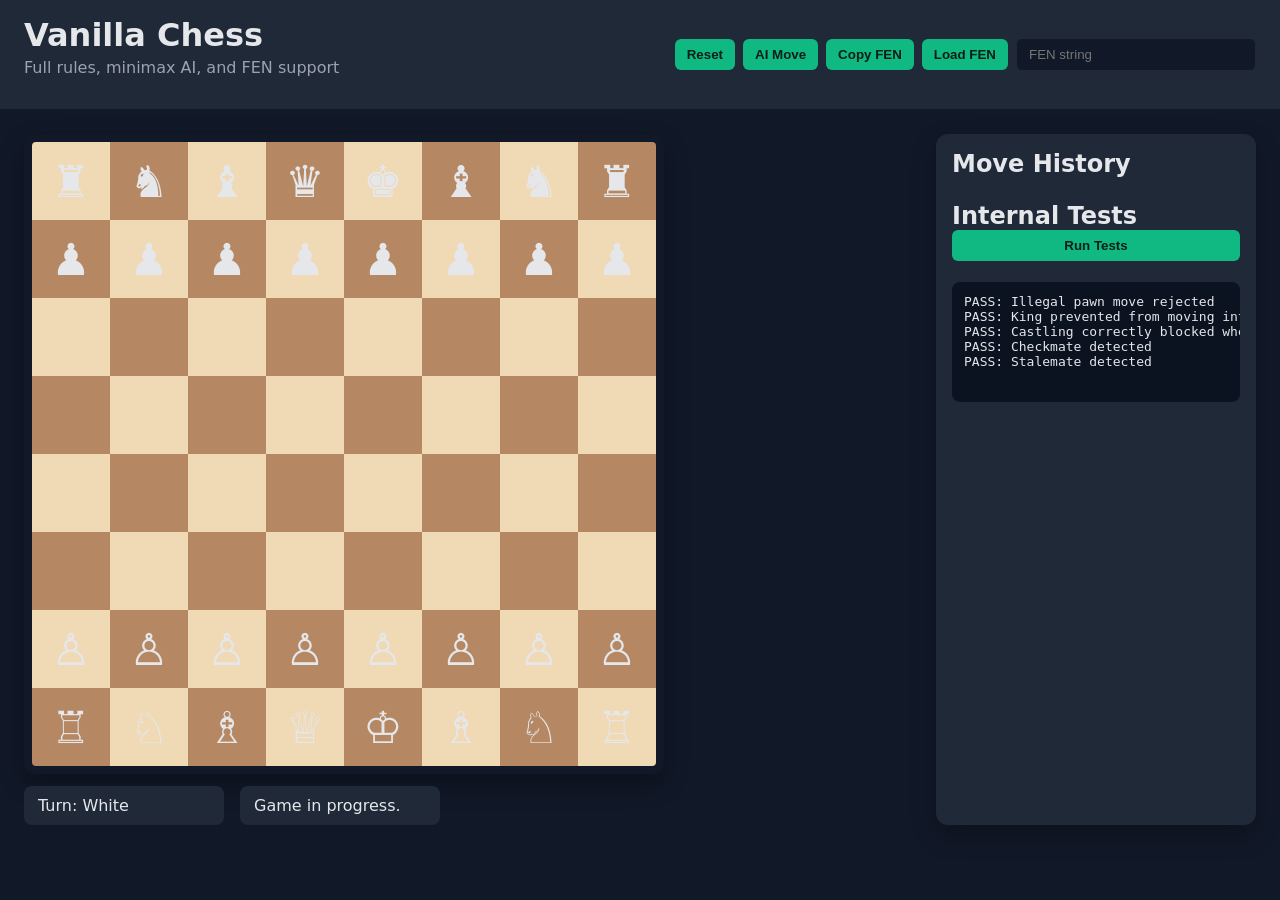
<file: index.html>
<!DOCTYPE html>
<html lang="en">
<head>
    <meta charset="UTF-8">
    <meta name="viewport" content="width=device-width, initial-scale=1.0">
    <title>Vanilla Chess</title>
    <link rel="stylesheet" href="style.css">
</head>
<body>
    <header class="top-bar">
        <div>
            <h1>Vanilla Chess</h1>
            <p class="subtitle">Full rules, minimax AI, and FEN support</p>
        </div>
        <div class="controls">
            <button id="reset-btn" type="button">Reset</button>
            <button id="ai-move-btn" type="button">AI Move</button>
            <button id="save-fen-btn" type="button">Copy FEN</button>
            <button id="load-fen-btn" type="button">Load FEN</button>
            <input id="fen-input" type="text" placeholder="FEN string" aria-label="FEN input">
        </div>
    </header>
    <main class="layout">
        <section class="board-panel">
            <div id="board" class="board" role="grid" aria-label="Chess board"></div>
            <div class="info">
                <div id="turn-indicator" class="info-line"></div>
                <div id="status-indicator" class="info-line"></div>
            </div>
        </section>
        <section class="sidebar">
            <h2>Move History</h2>
            <ol id="move-history" class="history" aria-live="polite"></ol>
            <h2>Internal Tests</h2>
            <div class="tests">
                <button id="run-tests-btn" type="button">Run Tests</button>
                <pre id="test-output" class="test-output" aria-live="polite"></pre>
            </div>
        </section>
    </main>
    <script src="script.js"></script>
</body>
</html>
</file>
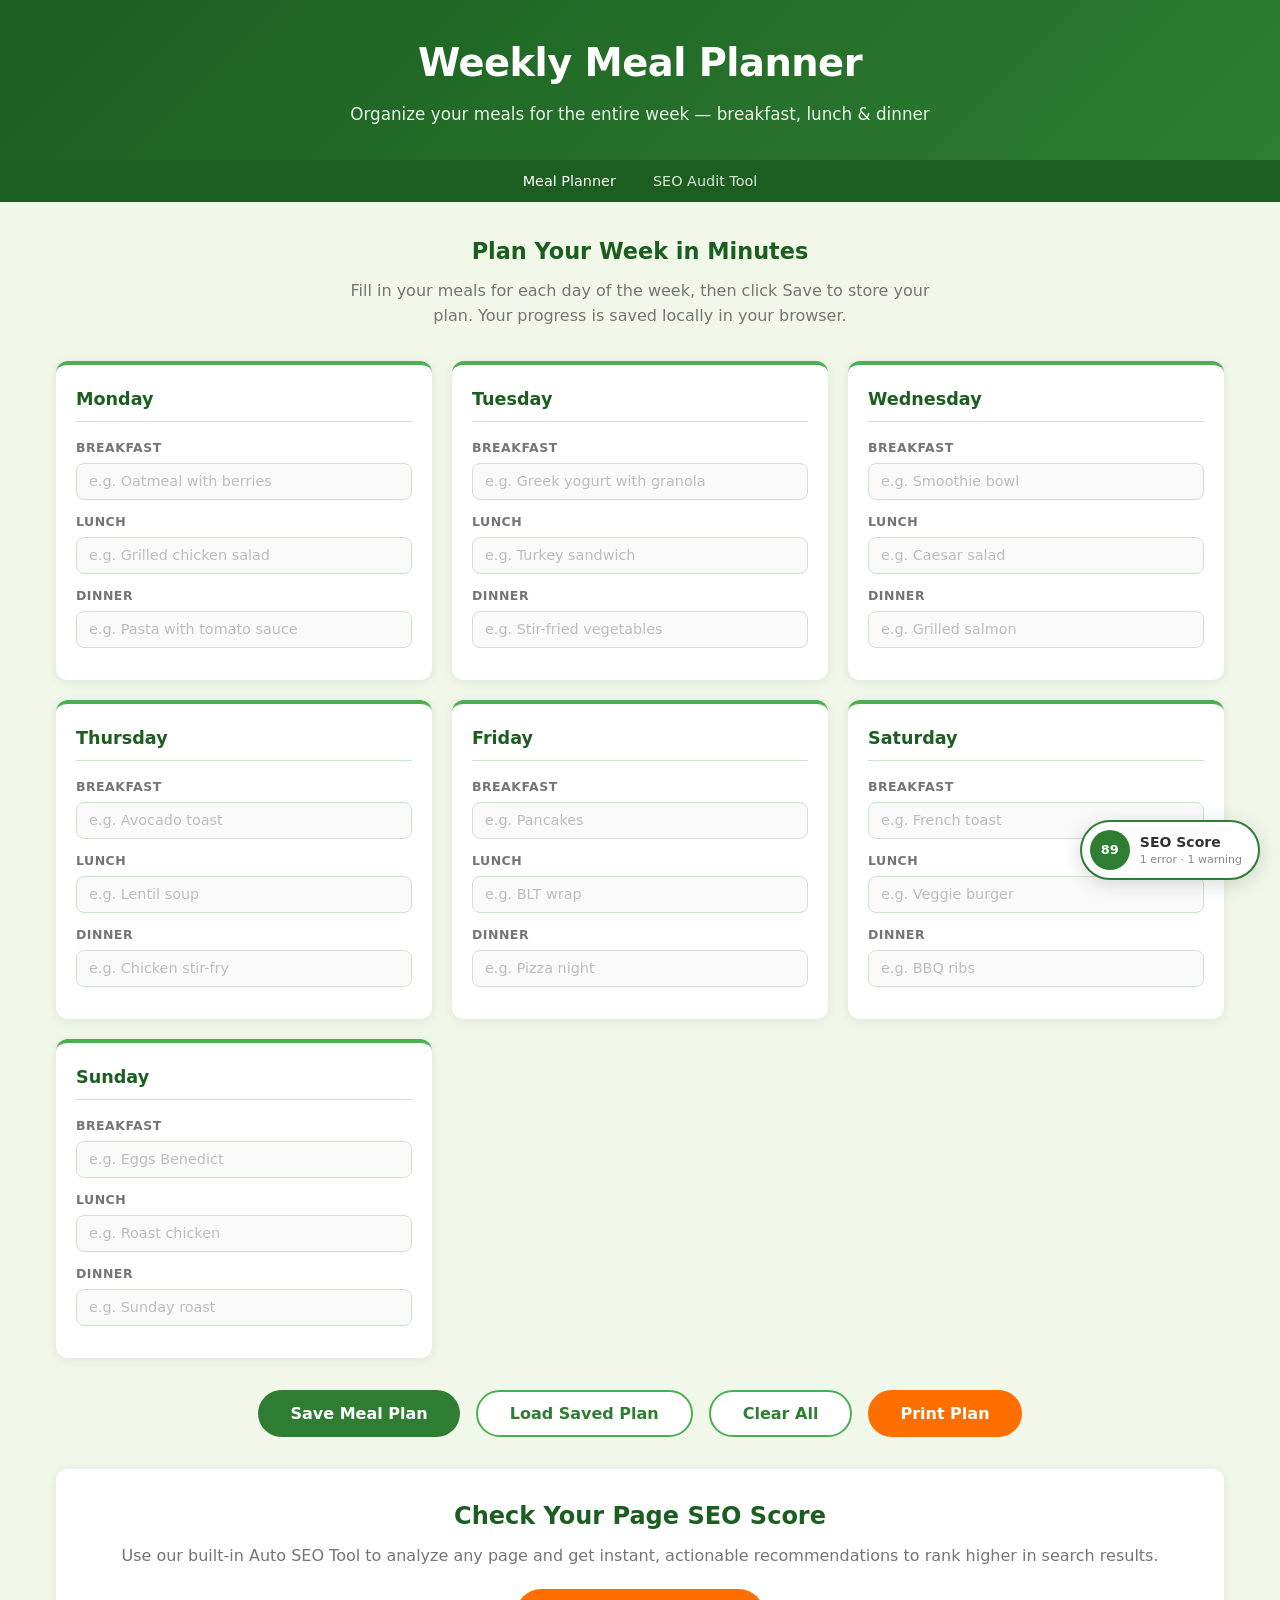
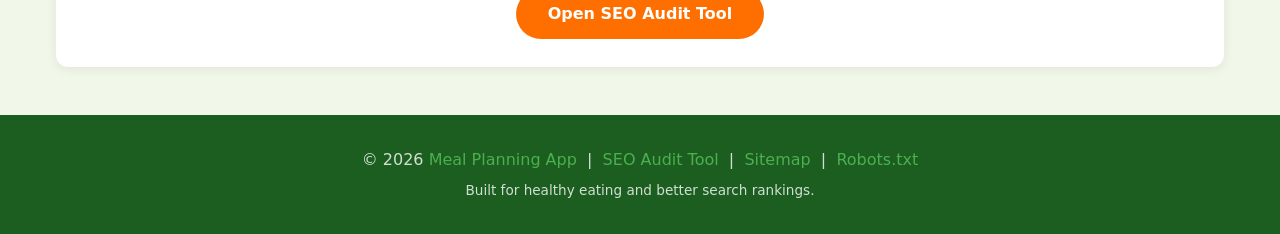
<file: Index.html>
<!DOCTYPE html>
<html lang="en">
<head>
    <meta charset="UTF-8">
    <meta name="viewport" content="width=device-width, initial-scale=1.0">
    <title>Weekly Meal Planner – Plan Breakfast, Lunch &amp; Dinner for Every Day</title>
    <meta name="description" content="Free weekly meal planner: organize breakfast, lunch, and dinner for every day of the week. Save your plan and eat healthier with simple meal planning.">
    <meta name="keywords" content="meal planner, weekly meal plan, meal planning, breakfast planner, lunch planner, dinner planner, healthy eating, meal organizer">
    <meta name="author" content="Meal Planning App">
    <meta name="robots" content="index, follow, max-snippet:-1, max-image-preview:large">
    <link rel="canonical" href="https://karobigg.github.io/meal-planning-app/">

    <!-- Open Graph / Facebook -->
    <meta property="og:type" content="website">
    <meta property="og:site_name" content="Meal Planning App">
    <meta property="og:url" content="https://karobigg.github.io/meal-planning-app/">
    <meta property="og:title" content="Weekly Meal Planner – Plan Your Meals for the Whole Week">
    <meta property="og:description" content="Free weekly meal planner: organize breakfast, lunch, and dinner for every day of the week. Save your plan and eat healthier.">
    <meta property="og:image" content="https://karobigg.github.io/meal-planning-app/og-image.png">
    <meta property="og:image:width" content="1200">
    <meta property="og:image:height" content="630">
    <meta property="og:image:alt" content="Weekly Meal Planner App Screenshot">
    <meta property="og:locale" content="en_US">

    <!-- Twitter Card -->
    <meta name="twitter:card" content="summary_large_image">
    <meta name="twitter:title" content="Weekly Meal Planner – Organize Your Week of Meals">
    <meta name="twitter:description" content="Free weekly meal planner: organize breakfast, lunch, and dinner. Save your plan instantly.">
    <meta name="twitter:image" content="https://karobigg.github.io/meal-planning-app/og-image.png">
    <meta name="twitter:image:alt" content="Weekly Meal Planner App">

    <!-- JSON-LD Structured Data -->
    <script type="application/ld+json">
    {
        "@context": "https://schema.org",
        "@type": "WebApplication",
        "name": "Weekly Meal Planner",
        "description": "Free weekly meal planning tool to organize breakfast, lunch, and dinner for every day of the week.",
        "url": "https://karobigg.github.io/meal-planning-app/",
        "applicationCategory": "HealthApplication",
        "applicationSubCategory": "NutritionApplication",
        "operatingSystem": "Any",
        "browserRequirements": "Requires JavaScript",
        "offers": {
            "@type": "Offer",
            "price": "0",
            "priceCurrency": "USD"
        },
        "featureList": [
            "Plan meals for 7 days",
            "Organize breakfast, lunch, and dinner",
            "Save meal plans locally",
            "Clear and reset plans"
        ],
        "creator": {
            "@type": "Organization",
            "name": "Meal Planning App",
            "url": "https://karobigg.github.io/meal-planning-app/"
        }
    }
    </script>

    <!-- Auto SEO Tool -->
    <script src="seo/seo.js" defer></script>

    <style>
        *, *::before, *::after { box-sizing: border-box; margin: 0; padding: 0; }

        :root {
            --primary: #2e7d32;
            --primary-light: #4caf50;
            --primary-dark: #1b5e20;
            --accent: #ff6f00;
            --bg: #f1f8e9;
            --surface: #ffffff;
            --text: #212121;
            --text-muted: #757575;
            --border: #c8e6c9;
            --radius: 12px;
            --shadow: 0 2px 12px rgba(0,0,0,0.08);
        }

        body {
            font-family: 'Segoe UI', system-ui, -apple-system, sans-serif;
            background: var(--bg);
            color: var(--text);
            line-height: 1.6;
            min-height: 100vh;
        }

        header {
            background: linear-gradient(135deg, var(--primary-dark), var(--primary));
            color: white;
            padding: 2rem 1rem;
            text-align: center;
        }

        header h1 {
            font-size: clamp(1.5rem, 4vw, 2.4rem);
            font-weight: 700;
            letter-spacing: -0.5px;
        }

        header p {
            margin-top: 0.5rem;
            opacity: 0.9;
            font-size: 1.05rem;
        }

        nav {
            background: var(--primary-dark);
            padding: 0.5rem 1rem;
            text-align: center;
        }

        nav a {
            color: rgba(255,255,255,0.85);
            text-decoration: none;
            margin: 0 1rem;
            font-size: 0.9rem;
            transition: color 0.2s;
        }

        nav a:hover, nav a[aria-current] { color: white; }

        main {
            max-width: 1200px;
            margin: 2rem auto;
            padding: 0 1rem;
        }

        .intro {
            text-align: center;
            margin-bottom: 2rem;
        }

        .intro h2 {
            font-size: 1.4rem;
            color: var(--primary-dark);
            margin-bottom: 0.5rem;
        }

        .intro p {
            color: var(--text-muted);
            max-width: 600px;
            margin: 0 auto;
        }

        .week-grid {
            display: grid;
            grid-template-columns: repeat(auto-fill, minmax(280px, 1fr));
            gap: 1.25rem;
            margin-bottom: 2rem;
        }

        .day-card {
            background: var(--surface);
            border-radius: var(--radius);
            box-shadow: var(--shadow);
            padding: 1.25rem;
            border-top: 4px solid var(--primary-light);
            transition: transform 0.2s, box-shadow 0.2s;
        }

        .day-card:hover {
            transform: translateY(-2px);
            box-shadow: 0 6px 20px rgba(0,0,0,0.12);
        }

        .day-card h3 {
            font-size: 1.1rem;
            color: var(--primary-dark);
            margin-bottom: 1rem;
            padding-bottom: 0.5rem;
            border-bottom: 1px solid var(--border);
        }

        .meal-group {
            margin-bottom: 0.75rem;
        }

        .meal-group label {
            display: block;
            font-size: 0.78rem;
            font-weight: 600;
            text-transform: uppercase;
            letter-spacing: 0.5px;
            color: var(--text-muted);
            margin-bottom: 0.3rem;
        }

        .meal-input {
            width: 100%;
            padding: 0.6rem 0.75rem;
            border: 1.5px solid var(--border);
            border-radius: 8px;
            font-size: 0.9rem;
            color: var(--text);
            background: #fafafa;
            transition: border-color 0.2s, box-shadow 0.2s;
            font-family: inherit;
        }

        .meal-input:focus {
            outline: none;
            border-color: var(--primary-light);
            box-shadow: 0 0 0 3px rgba(76,175,80,0.15);
            background: white;
        }

        .meal-input::placeholder { color: #bdbdbd; }

        .actions {
            display: flex;
            gap: 1rem;
            justify-content: center;
            flex-wrap: wrap;
            margin: 1.5rem 0;
        }

        .btn {
            padding: 0.75rem 2rem;
            border: none;
            border-radius: 50px;
            font-size: 1rem;
            font-weight: 600;
            cursor: pointer;
            transition: all 0.2s;
            font-family: inherit;
            text-decoration: none;
            display: inline-flex;
            align-items: center;
        }

        .btn-primary { background: var(--primary); color: white; }
        .btn-primary:hover {
            background: var(--primary-dark);
            transform: translateY(-1px);
            box-shadow: 0 4px 12px rgba(46,125,50,0.3);
        }

        .btn-secondary { background: white; color: var(--primary); border: 2px solid var(--primary-light); }
        .btn-secondary:hover { background: var(--bg); transform: translateY(-1px); }

        .btn-accent { background: var(--accent); color: white; }
        .btn-accent:hover {
            background: #e65100;
            transform: translateY(-1px);
            box-shadow: 0 4px 12px rgba(255,111,0,0.3);
        }

        .status-bar {
            text-align: center;
            padding: 0.75rem;
            border-radius: var(--radius);
            margin-top: 1rem;
            font-size: 0.95rem;
            display: none;
        }

        .status-bar.success {
            background: #e8f5e9;
            color: var(--primary-dark);
            border: 1px solid var(--border);
            display: block;
        }

        .status-bar.error {
            background: #ffebee;
            color: #c62828;
            border: 1px solid #ef9a9a;
            display: block;
        }

        .seo-cta {
            text-align: center;
            margin: 2rem 0;
            padding: 1.75rem;
            background: white;
            border-radius: var(--radius);
            box-shadow: var(--shadow);
        }

        .seo-cta h2 { color: var(--primary-dark); margin-bottom: 0.5rem; }
        .seo-cta p { color: var(--text-muted); margin-bottom: 1.25rem; }

        footer {
            background: var(--primary-dark);
            color: rgba(255,255,255,0.8);
            text-align: center;
            padding: 2rem 1rem;
            margin-top: 3rem;
        }

        footer a { color: var(--primary-light); text-decoration: none; }
        footer a:hover { text-decoration: underline; }
        footer p + p { margin-top: 0.5rem; font-size: 0.85rem; }

        @media print {
            header, nav, .actions, .seo-cta, footer, #autoseo-widget { display: none !important; }
            .day-card { break-inside: avoid; }
        }

        @media (max-width: 600px) {
            .week-grid { grid-template-columns: 1fr; }
            .actions { flex-direction: column; align-items: center; }
            .btn { width: 100%; max-width: 320px; justify-content: center; }
        }
    </style>
</head>
<body>
    <header>
        <h1>Weekly Meal Planner</h1>
        <p>Organize your meals for the entire week — breakfast, lunch &amp; dinner</p>
    </header>

    <nav aria-label="Site navigation">
        <a href="Index.html" aria-current="page">Meal Planner</a>
        <a href="seo-audit.html">SEO Audit Tool</a>
    </nav>

    <main id="main-content">
        <section class="intro" aria-label="App introduction">
            <h2>Plan Your Week in Minutes</h2>
            <p>Fill in your meals for each day of the week, then click Save to store your plan. Your progress is saved locally in your browser.</p>
        </section>

        <section aria-label="Weekly meal planner" id="meal-planner">
            <div class="week-grid" role="list">

                <article class="day-card" role="listitem" aria-label="Monday meals">
                    <h3>Monday</h3>
                    <div class="meal-group">
                        <label for="mon-breakfast">Breakfast</label>
                        <input type="text" id="mon-breakfast" class="meal-input" placeholder="e.g. Oatmeal with berries">
                    </div>
                    <div class="meal-group">
                        <label for="mon-lunch">Lunch</label>
                        <input type="text" id="mon-lunch" class="meal-input" placeholder="e.g. Grilled chicken salad">
                    </div>
                    <div class="meal-group">
                        <label for="mon-dinner">Dinner</label>
                        <input type="text" id="mon-dinner" class="meal-input" placeholder="e.g. Pasta with tomato sauce">
                    </div>
                </article>

                <article class="day-card" role="listitem" aria-label="Tuesday meals">
                    <h3>Tuesday</h3>
                    <div class="meal-group">
                        <label for="tue-breakfast">Breakfast</label>
                        <input type="text" id="tue-breakfast" class="meal-input" placeholder="e.g. Greek yogurt with granola">
                    </div>
                    <div class="meal-group">
                        <label for="tue-lunch">Lunch</label>
                        <input type="text" id="tue-lunch" class="meal-input" placeholder="e.g. Turkey sandwich">
                    </div>
                    <div class="meal-group">
                        <label for="tue-dinner">Dinner</label>
                        <input type="text" id="tue-dinner" class="meal-input" placeholder="e.g. Stir-fried vegetables">
                    </div>
                </article>

                <article class="day-card" role="listitem" aria-label="Wednesday meals">
                    <h3>Wednesday</h3>
                    <div class="meal-group">
                        <label for="wed-breakfast">Breakfast</label>
                        <input type="text" id="wed-breakfast" class="meal-input" placeholder="e.g. Smoothie bowl">
                    </div>
                    <div class="meal-group">
                        <label for="wed-lunch">Lunch</label>
                        <input type="text" id="wed-lunch" class="meal-input" placeholder="e.g. Caesar salad">
                    </div>
                    <div class="meal-group">
                        <label for="wed-dinner">Dinner</label>
                        <input type="text" id="wed-dinner" class="meal-input" placeholder="e.g. Grilled salmon">
                    </div>
                </article>

                <article class="day-card" role="listitem" aria-label="Thursday meals">
                    <h3>Thursday</h3>
                    <div class="meal-group">
                        <label for="thu-breakfast">Breakfast</label>
                        <input type="text" id="thu-breakfast" class="meal-input" placeholder="e.g. Avocado toast">
                    </div>
                    <div class="meal-group">
                        <label for="thu-lunch">Lunch</label>
                        <input type="text" id="thu-lunch" class="meal-input" placeholder="e.g. Lentil soup">
                    </div>
                    <div class="meal-group">
                        <label for="thu-dinner">Dinner</label>
                        <input type="text" id="thu-dinner" class="meal-input" placeholder="e.g. Chicken stir-fry">
                    </div>
                </article>

                <article class="day-card" role="listitem" aria-label="Friday meals">
                    <h3>Friday</h3>
                    <div class="meal-group">
                        <label for="fri-breakfast">Breakfast</label>
                        <input type="text" id="fri-breakfast" class="meal-input" placeholder="e.g. Pancakes">
                    </div>
                    <div class="meal-group">
                        <label for="fri-lunch">Lunch</label>
                        <input type="text" id="fri-lunch" class="meal-input" placeholder="e.g. BLT wrap">
                    </div>
                    <div class="meal-group">
                        <label for="fri-dinner">Dinner</label>
                        <input type="text" id="fri-dinner" class="meal-input" placeholder="e.g. Pizza night">
                    </div>
                </article>

                <article class="day-card" role="listitem" aria-label="Saturday meals">
                    <h3>Saturday</h3>
                    <div class="meal-group">
                        <label for="sat-breakfast">Breakfast</label>
                        <input type="text" id="sat-breakfast" class="meal-input" placeholder="e.g. French toast">
                    </div>
                    <div class="meal-group">
                        <label for="sat-lunch">Lunch</label>
                        <input type="text" id="sat-lunch" class="meal-input" placeholder="e.g. Veggie burger">
                    </div>
                    <div class="meal-group">
                        <label for="sat-dinner">Dinner</label>
                        <input type="text" id="sat-dinner" class="meal-input" placeholder="e.g. BBQ ribs">
                    </div>
                </article>

                <article class="day-card" role="listitem" aria-label="Sunday meals">
                    <h3>Sunday</h3>
                    <div class="meal-group">
                        <label for="sun-breakfast">Breakfast</label>
                        <input type="text" id="sun-breakfast" class="meal-input" placeholder="e.g. Eggs Benedict">
                    </div>
                    <div class="meal-group">
                        <label for="sun-lunch">Lunch</label>
                        <input type="text" id="sun-lunch" class="meal-input" placeholder="e.g. Roast chicken">
                    </div>
                    <div class="meal-group">
                        <label for="sun-dinner">Dinner</label>
                        <input type="text" id="sun-dinner" class="meal-input" placeholder="e.g. Sunday roast">
                    </div>
                </article>

            </div>

            <div class="actions">
                <button class="btn btn-primary" id="save-btn" type="button">Save Meal Plan</button>
                <button class="btn btn-secondary" id="load-btn" type="button">Load Saved Plan</button>
                <button class="btn btn-secondary" id="clear-btn" type="button">Clear All</button>
                <button class="btn btn-accent" id="print-btn" type="button">Print Plan</button>
            </div>

            <div id="status-bar" class="status-bar" role="status" aria-live="polite"></div>
        </section>

        <aside class="seo-cta" aria-label="SEO Audit Tool">
            <h2>Check Your Page SEO Score</h2>
            <p>Use our built-in Auto SEO Tool to analyze any page and get instant, actionable recommendations to rank higher in search results.</p>
            <a href="seo-audit.html" class="btn btn-accent">Open SEO Audit Tool</a>
        </aside>
    </main>

    <footer>
        <p>
            &copy; 2026 <a href="Index.html">Meal Planning App</a> &nbsp;|&nbsp;
            <a href="seo-audit.html">SEO Audit Tool</a> &nbsp;|&nbsp;
            <a href="sitemap.xml">Sitemap</a> &nbsp;|&nbsp;
            <a href="robots.txt">Robots.txt</a>
        </p>
        <p>Built for healthy eating and better search rankings.</p>
    </footer>

    <script>
        const STORAGE_KEY = 'meal-plan-v1';
        const days = ['mon','tue','wed','thu','fri','sat','sun'];
        const meals = ['breakfast','lunch','dinner'];

        function getAllInputs() {
            const plan = {};
            days.forEach(day => {
                plan[day] = {};
                meals.forEach(meal => {
                    const el = document.getElementById(`${day}-${meal}`);
                    if (el) plan[day][meal] = el.value.trim();
                });
            });
            return plan;
        }

        function setAllInputs(plan) {
            days.forEach(day => {
                meals.forEach(meal => {
                    const el = document.getElementById(`${day}-${meal}`);
                    if (el && plan[day] && plan[day][meal] !== undefined) {
                        el.value = plan[day][meal];
                    }
                });
            });
        }

        function showStatus(msg, type = 'success') {
            const bar = document.getElementById('status-bar');
            bar.textContent = msg;
            bar.className = `status-bar ${type}`;
            setTimeout(() => { bar.className = 'status-bar'; }, 3000);
        }

        document.getElementById('save-btn').addEventListener('click', () => {
            try {
                localStorage.setItem(STORAGE_KEY, JSON.stringify(getAllInputs()));
                showStatus('Meal plan saved successfully!', 'success');
            } catch (e) {
                showStatus('Failed to save. Please try again.', 'error');
            }
        });

        document.getElementById('load-btn').addEventListener('click', () => {
            try {
                const data = localStorage.getItem(STORAGE_KEY);
                if (!data) { showStatus('No saved plan found.', 'error'); return; }
                setAllInputs(JSON.parse(data));
                showStatus('Meal plan loaded!', 'success');
            } catch (e) {
                showStatus('Failed to load plan.', 'error');
            }
        });

        document.getElementById('clear-btn').addEventListener('click', () => {
            days.forEach(day => meals.forEach(meal => {
                const el = document.getElementById(`${day}-${meal}`);
                if (el) el.value = '';
            }));
            showStatus('All meals cleared.', 'success');
        });

        document.getElementById('print-btn').addEventListener('click', () => window.print());

        // Auto-load on page open
        try {
            const saved = localStorage.getItem(STORAGE_KEY);
            if (saved) setAllInputs(JSON.parse(saved));
        } catch(e) {}
    </script>
</body>
</html>
</file>
<file: style.css>
:root {
    --light: #f0d9b5;
    --dark: #b58863;
    --highlight: #f7ec3d;
    --move: #8ec5ff;
    --danger: #ff6b6b;
    --bg: #111827;
    --panel: #1f2937;
    --text: #e5e7eb;
    --muted: #9ca3af;
    --accent: #10b981;
    font-family: "Segoe UI", system-ui, sans-serif;
}

* {
    box-sizing: border-box;
}

body {
    margin: 0;
    background: var(--bg);
    color: var(--text);
}

h1, h2 {
    margin: 0;
}

.top-bar {
    display: flex;
    justify-content: space-between;
    align-items: center;
    padding: 16px 24px;
    background: var(--panel);
    border-bottom: 1px solid #111827;
}

.subtitle {
    color: var(--muted);
    margin-top: 4px;
}

.controls {
    display: flex;
    gap: 8px;
    align-items: center;
    flex-wrap: wrap;
}

button {
    background: var(--accent);
    color: #0b1f16;
    border: none;
    padding: 8px 12px;
    border-radius: 6px;
    font-weight: 600;
    cursor: pointer;
    transition: transform 0.1s ease, box-shadow 0.2s ease;
}

button:hover {
    box-shadow: 0 4px 12px rgba(0,0,0,0.2);
    transform: translateY(-1px);
}

button:active {
    transform: translateY(0);
}

input[type="text"] {
    background: #111827;
    color: var(--text);
    border: 1px solid #1f2937;
    padding: 8px 12px;
    border-radius: 6px;
    min-width: 240px;
}

.layout {
    display: grid;
    grid-template-columns: auto 320px;
    gap: 24px;
    padding: 24px;
}

.board-panel {
    display: flex;
    flex-direction: column;
    gap: 12px;
}

.board {
    width: 640px;
    height: 640px;
    display: grid;
    grid-template-columns: repeat(8, 1fr);
    grid-template-rows: repeat(8, 1fr);
    border: 8px solid #111827;
    border-radius: 12px;
    overflow: hidden;
    box-shadow: 0 10px 25px rgba(0,0,0,0.3);
}

.square {
    position: relative;
    width: 100%;
    height: 100%;
    display: flex;
    align-items: center;
    justify-content: center;
    font-size: 44px;
    cursor: pointer;
    user-select: none;
    transition: background 0.15s ease;
}

.light {
    background: var(--light);
}

.dark {
    background: var(--dark);
}

.square.highlight {
    outline: 4px solid var(--highlight);
    outline-offset: -4px;
}

.square.move-option::after {
    content: "";
    position: absolute;
    width: 18px;
    height: 18px;
    border-radius: 50%;
    background: rgba(16, 185, 129, 0.9);
}

.square.capture-option::after {
    content: "";
    position: absolute;
    width: 70%;
    height: 70%;
    border-radius: 50%;
    border: 4px solid rgba(16, 185, 129, 0.9);
}

.square.in-check {
    box-shadow: inset 0 0 0 4px var(--danger);
}

.info {
    display: flex;
    gap: 16px;
    flex-wrap: wrap;
}

.info-line {
    background: var(--panel);
    padding: 10px 14px;
    border-radius: 8px;
    min-width: 200px;
}

.sidebar {
    background: var(--panel);
    border-radius: 12px;
    padding: 16px;
    box-shadow: 0 10px 25px rgba(0,0,0,0.25);
}

.history {
    max-height: 300px;
    overflow-y: auto;
    padding-left: 20px;
    margin-top: 8px;
    margin-bottom: 16px;
}

.history li {
    margin-bottom: 4px;
}

.tests {
    display: flex;
    flex-direction: column;
    gap: 8px;
}

.test-output {
    background: #0b1220;
    padding: 12px;
    border-radius: 8px;
    min-height: 120px;
    color: var(--text);
    overflow: auto;
}

@media (max-width: 1100px) {
    .layout {
        grid-template-columns: 1fr;
    }
    .board {
        width: 100%;
        height: auto;
        aspect-ratio: 1 / 1;
    }
}
</file>
